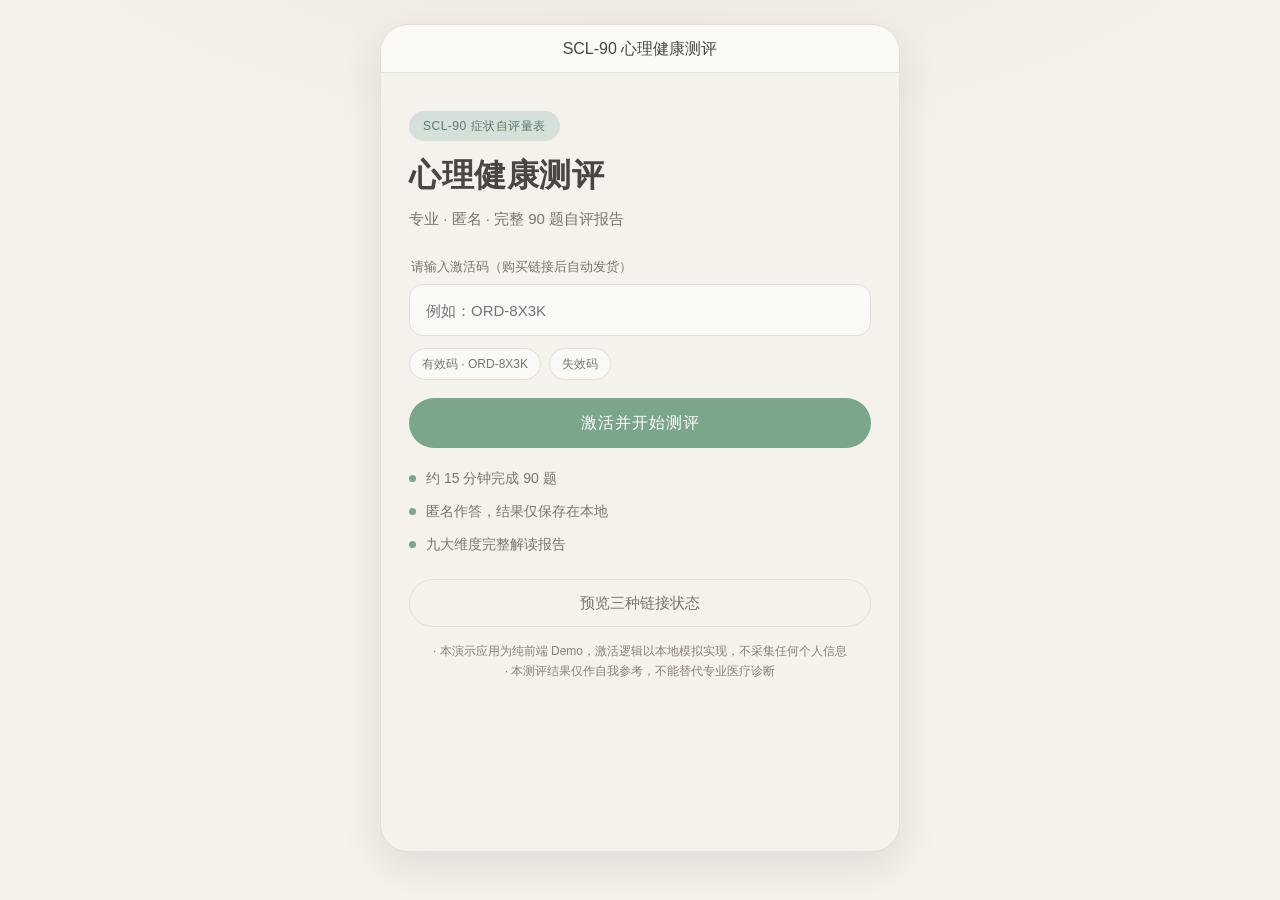
<file: index.html>
<!DOCTYPE html>
<html lang="zh-CN">
<head>
  <meta charset="UTF-8">
  <meta name="viewport" content="width=device-width, initial-scale=1.0, viewport-fit=cover">
  <meta name="theme-color" content="#F5F1EB">
  <title>SCL-90 心理健康测评</title>
  <link rel="stylesheet" href="assets/app.css">
</head>
<body data-page="activation">
  <div class="app">
    <header class="navbar">
      <h1 class="navbar__title">SCL-90 心理健康测评</h1>
    </header>
    <main class="content" style="padding-top:4px" id="activation-root"></main>
  </div>
  <script src="assets/questions.js"></script>
  <script src="assets/app.js"></script>
</body>
</html>
</file>
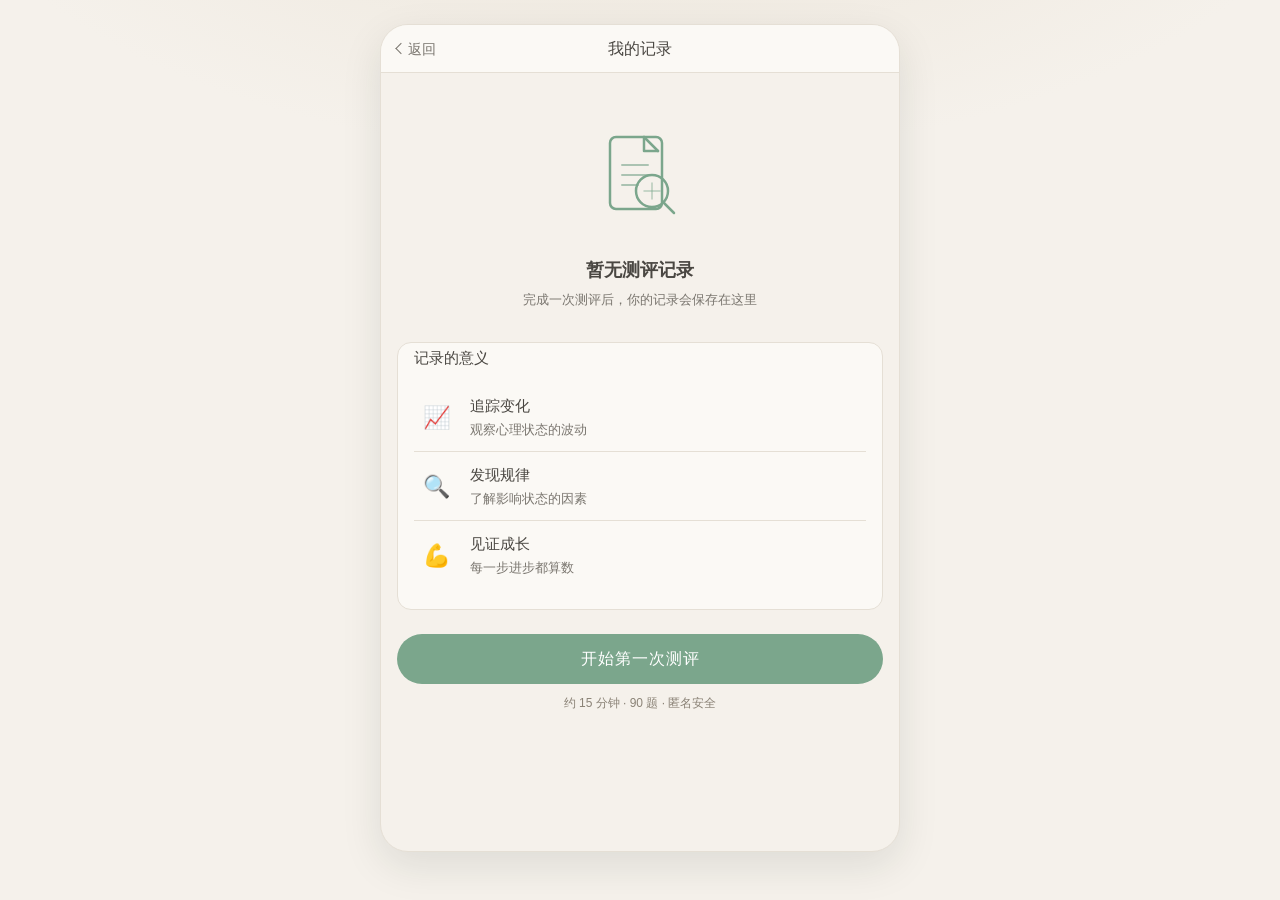
<file: history.html>
<!DOCTYPE html>
<html lang="zh-CN">
<head>
  <meta charset="UTF-8">
  <meta name="viewport" content="width=device-width, initial-scale=1.0, viewport-fit=cover">
  <meta name="theme-color" content="#F5F1EB">
  <title>我的记录</title>
  <link rel="stylesheet" href="assets/app.css">
</head>
<body data-page="history">
  <div class="app" id="history-root"></div>
  <script src="assets/questions.js"></script>
  <script src="assets/app.js"></script>
</body>
</html>
</file>
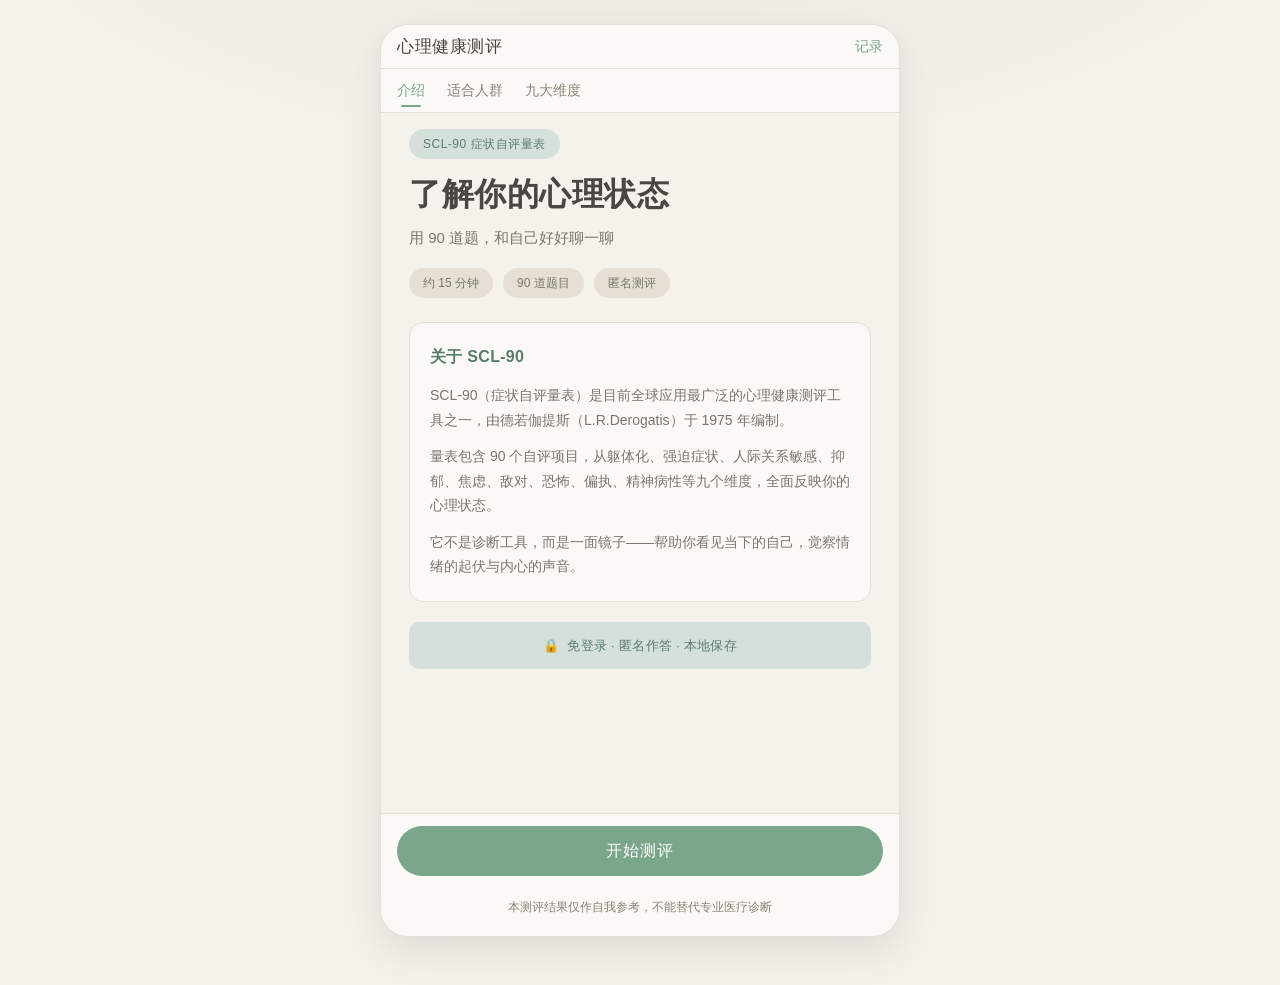
<file: home.html>
<!DOCTYPE html>
<html lang="zh-CN">
<head>
  <meta charset="UTF-8">
  <meta name="viewport" content="width=device-width, initial-scale=1.0, viewport-fit=cover">
  <meta name="theme-color" content="#F5F1EB">
  <title>心理健康测评</title>
  <link rel="stylesheet" href="assets/app.css">
</head>
<body data-page="home">
  <div class="app">
    <header class="nav-brand-bar">
      <h1 class="nb-title">心理健康测评</h1>
      <span class="nb-link" style="font-size:14px;color:var(--brand);cursor:pointer" onclick="location.href='history.html'">记录</span>
    </header>

    <nav class="tabbar" id="home-tabbar">
      <div class="tab active" data-tab="intro">介绍</div>
      <div class="tab" data-tab="who">适合人群</div>
      <div class="tab" data-tab="dims">九大维度</div>
    </nav>

    <main class="content" id="home-content"></main>

    <footer class="bottom-bar">
      <button class="btn-primary" onclick="startQuiz()">开始测评</button>
      <p class="bottom-note">本测评结果仅作自我参考，不能替代专业医疗诊断</p>
    </footer>
  </div>
  <script src="assets/questions.js"></script>
  <script src="assets/app.js"></script>
  <script>
    function startQuiz() {
      // 已有进行中的作答 → 断点续答
      const p = Store.progress.get();
      if (p && Object.keys(p.answers).length) {
        Store.set('resumeFlag', true);
        location.href = 'quiz.html';
      } else {
        location.href = 'quiz.html';
      }
    }
  </script>
</body>
</html>
</file>
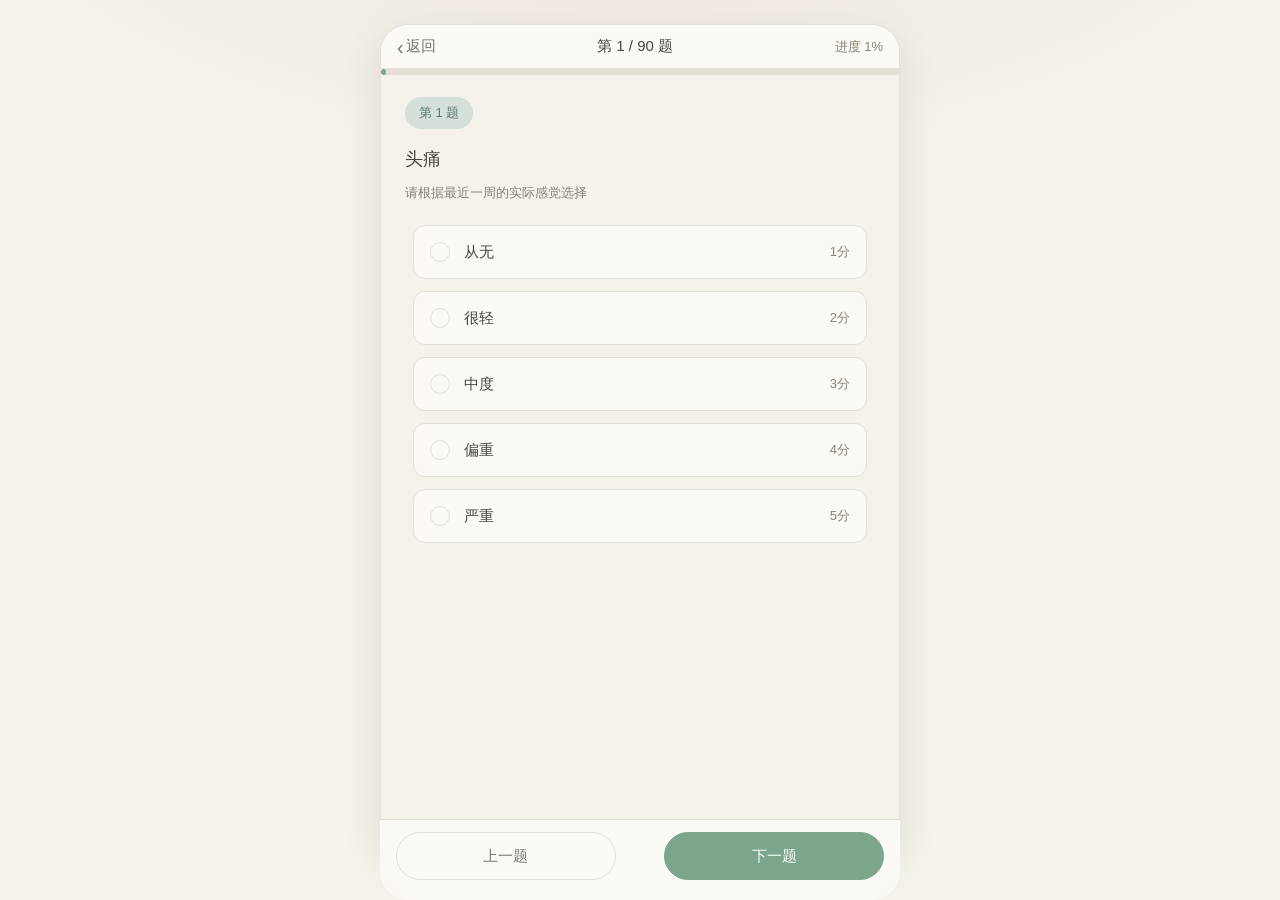
<file: quiz.html>
<!DOCTYPE html>
<html lang="zh-CN">
<head>
  <meta charset="UTF-8">
  <meta name="viewport" content="width=device-width, initial-scale=1.0, viewport-fit=cover, user-scalable=no">
  <meta name="theme-color" content="#F5F1EB">
  <meta name="apple-mobile-web-app-capable" content="yes">
  <title>SCL-90 心理健康测评</title>
  <link rel="stylesheet" href="assets/app.css">
</head>
<body data-page="quiz">
  <div class="app" id="quiz-root"></div>
  <script src="assets/questions.js"></script>
  <script src="assets/app.js"></script>
</body>
</html>
</file>
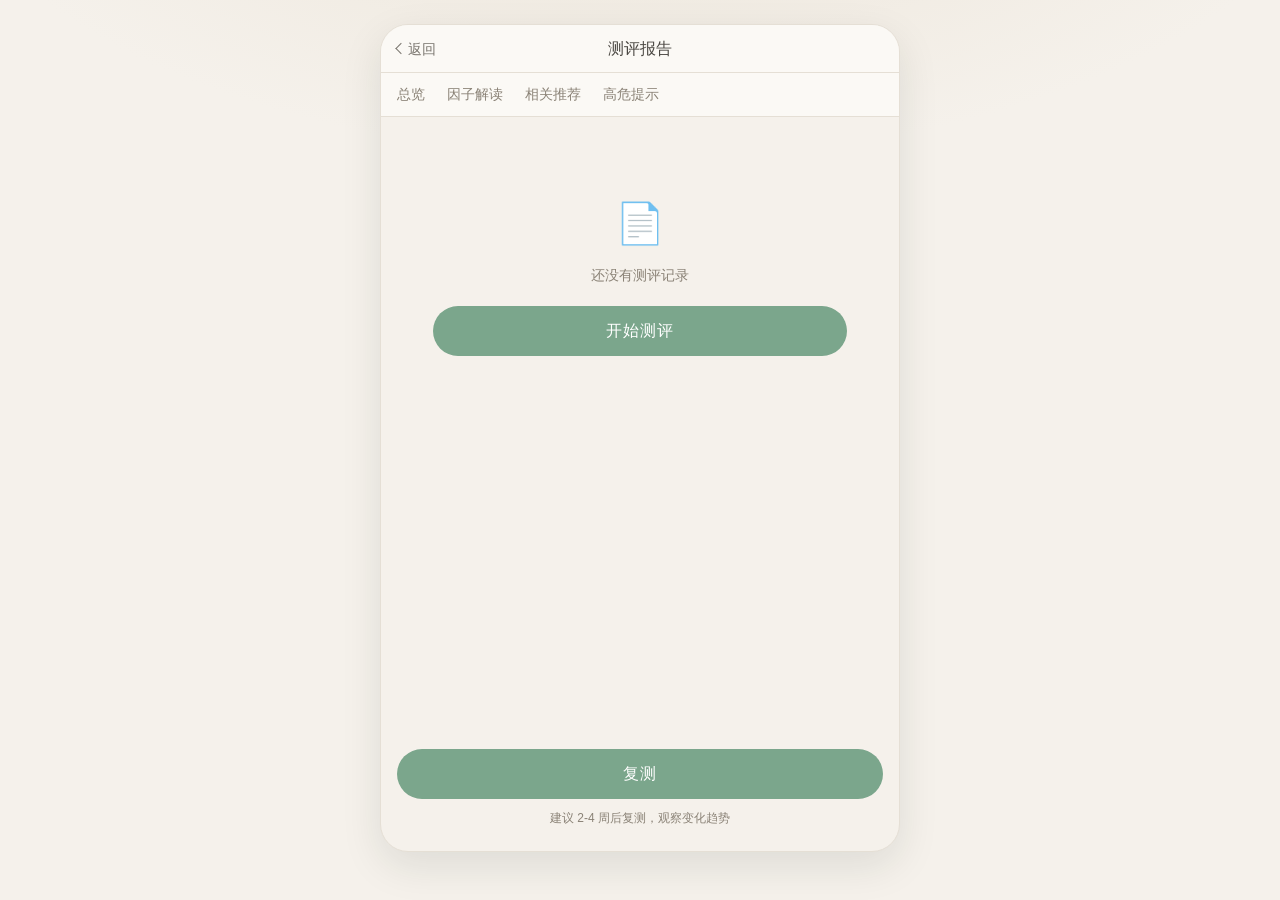
<file: report.html>
<!DOCTYPE html>
<html lang="zh-CN">
<head>
  <meta charset="UTF-8">
  <meta name="viewport" content="width=device-width, initial-scale=1.0, viewport-fit=cover">
  <meta name="theme-color" content="#F5F1EB">
  <title>测评报告</title>
  <link rel="stylesheet" href="assets/app.css">
</head>
<body data-page="report">
  <div class="app">
    <header class="navbar">
      <div class="navbar__back" onclick="backHistory()">返回</div>
      <h1 class="navbar__title">测评报告</h1>
      <span class="navbar__date" id="reportDate"></span>
    </header>

    <nav class="tabbar" id="report-tabbar">
      <div class="tab active" data-report="overview">总览</div>
      <div class="tab" data-report="interpret">因子解读</div>
      <div class="tab" data-report="feed">相关推荐</div>
      <div class="tab" data-report="severe">高危提示</div>
    </nav>

    <main class="content" id="report-root" style="padding-bottom:40px"></main>

    <footer class="bottom-action" id="report-footer">
      <button class="btn-primary" onclick="retest()">复测</button>
      <p class="retest-tip">建议 2-4 周后复测，观察变化趋势</p>
    </footer>
  </div>
  <script src="assets/questions.js"></script>
  <script src="assets/app.js"></script>
  <script>
    function backHistory() { if (document.referrer) history.back(); else location.href = 'history.html'; }
    function retest() { location.href = 'quiz.html'; }
  </script>
</body>
</html>
</file>
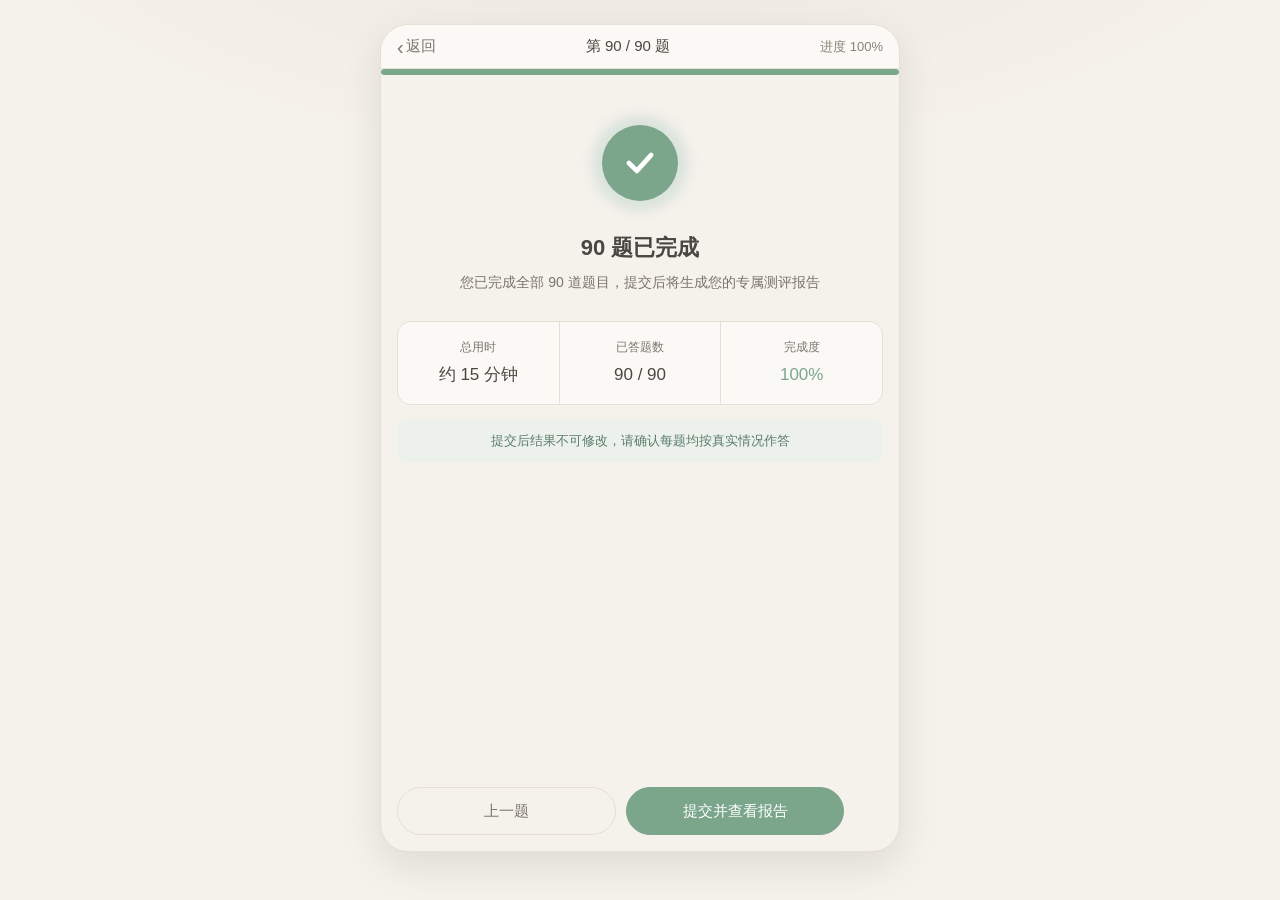
<file: submit.html>
<!DOCTYPE html>
<html lang="zh-CN">
<head>
  <meta charset="UTF-8">
  <meta name="viewport" content="width=device-width, initial-scale=1.0, viewport-fit=cover">
  <meta name="theme-color" content="#F5F1EB">
  <title>提交测评</title>
  <link rel="stylesheet" href="assets/app.css">
</head>
<body data-page="submit">
  <div class="app" id="submit-root"></div>
  <script src="assets/questions.js"></script>
  <script src="assets/app.js"></script>
</body>
</html>
</file>
<file: assets/app.css>
/* ============================================================
   SCL-90 心理健康测评 · 莫兰迪色设计系统
   ============================================================ */
:root {
  --bg: #F5F1EB;              /* 页面背景 */
  --surface: #FBF9F5;         /* 卡片/导航底色 */
  --surface-2: #EDF1EC;       /* 强调浅底 */
  --tint: #D4E0D9;            /* 品牌浅色（标签/提示条） */
  --border: #E5DFD5;          /* 描边 */
  --ink: #4A4742;             /* 主文字 */
  --ink-2: #7A766F;           /* 次级文字 */
  --ink-3: #8A8276;           /* 弱化文字/占位（≥4.5:1 对比度） */
  --brand: #7BA68C;           /* 主品牌色(青绿) */
  --brand-deep: #5A7D6B;      /* 品牌深色 */
  --brand-ink: #3f5c4e;
  --brand-soft: #D4E0D9;

  /* 动效 */
  --ease: cubic-bezier(.4, 0, .2, 1);
  --dur: .28s;

  /* 等级色 */
  --lv-normal: #8BA888;  --lv-normal-bg: #D9E4D8;
  --lv-mild: #C9A87C;    --lv-mild-bg: #EDE0CC;
  --lv-moderate: #B8826B;--lv-moderate-bg: #EAD6CC;
  --lv-severe: #A86B6B;  --lv-severe-bg: #E8D5D5;

  --shadow-pop: 0 14px 40px rgba(24, 37, 32, 0.10);
  --radius: 14px;
  --radius-lg: 16px;
  --radius-pill: 999px;
  --max-w: 520px;
  --font: -apple-system, BlinkMacSystemFont, "PingFang SC", "Helvetica Neue",
          Helvetica, "Microsoft YaHei", "Noto Sans CJK SC", sans-serif;
}

* { margin: 0; padding: 0; box-sizing: border-box; -webkit-tap-highlight-color: transparent; }

html, body {
  font-family: var(--font);
  background: var(--bg);
  color: var(--ink);
  font-size: 14px;
  line-height: 1.5;
  -webkit-font-smoothing: antialiased;
  -moz-osx-font-smoothing: grayscale;
}

body {
  min-height: 100vh;
  display: flex;
  justify-content: center;
  background:
    radial-gradient(1200px 600px at 50% -200px, #EBE4D8 0%, var(--bg) 60%) fixed;
}

/* 应用容器：手机全宽，桌面上居中收窄为一栏 */
.app {
  width: 100%;
  max-width: var(--max-w);
  min-height: 100vh;
  background: var(--bg);
  position: relative;
  display: flex;
  flex-direction: column;
}
.app > main { flex: 1; }

button { font-family: inherit; border: none; background: none; cursor: pointer; color: inherit; }
a { color: inherit; text-decoration: none; }
ul { list-style: none; }
svg { display: block; }

/* 键盘可见焦点 & 触屏去焦点环 */
:focus { outline: none; }
:focus-visible {
  outline: 2px solid var(--brand);
  outline-offset: 2px;
  border-radius: 4px;
}
.input-focus:focus-visible, .entry-field:focus-visible { outline-offset: 0; box-shadow: 0 0 0 3px rgba(123,166,140,.35); }

/* 区面板内容淡入（页签切换 / 页面载入） */
.pane-enter { animation: paneIn .34s var(--ease) both; }
@keyframes paneIn { from { opacity: 0; transform: translateY(8px); } to { opacity: 1; transform: none; } }

/* 方案：尊重系统减弱动态偏好 */
@media (prefers-reduced-motion: reduce) {
  *, *::before, *::after { animation-duration: .01ms !important; animation-iteration-count: 1 !important; transition-duration: .01ms !important; scroll-behavior: auto !important; }
}

/* ================= 顶部导航栏 ================= */
.navbar {
  position: sticky; top: 0; z-index: 100;
  height: 48px;
  background: var(--surface);
  border-bottom: 1px solid var(--border);
  display: flex; align-items: center; justify-content: center;
  padding: 0 16px;
}
.navbar__back {
  position: absolute; left: 16px; top: 50%; transform: translateY(-50%);
  display: flex; align-items: center; gap: 3px;
  font-size: 14px; color: var(--ink-2);
}
.navbar__back::before {
  content: ''; width: 7px; height: 7px;
  border-left: 1.5px solid var(--ink-2); border-bottom: 1.5px solid var(--ink-2);
  transform: rotate(45deg);
}
.navbar__title { font-size: 16px; font-weight: 500; color: var(--ink); }
.navbar__right, .navbar__date {
  position: absolute; right: 16px; top: 50%; transform: translateY(-50%);
  font-size: 12px; color: var(--ink-3);
}
.navbar__right--link { font-size: 14px; color: var(--brand); cursor: pointer; }

/* 居中标题 + 左右侧栏的通用导航（测评页） */
.nav-split {
  display: flex; align-items: center; justify-content: space-between;
  height: 44px; padding: 0 16px; background: var(--surface);
  border-bottom: 1px solid var(--border);
}
.nav-split__back { display: flex; align-items: center; gap: 2px; color: var(--ink-2); font-size: 15px; cursor: pointer; }
.nav-split__back .arw { font-size: 20px; font-weight: 300; line-height: 1; }
.nav-split__title { font-size: 15px; font-weight: 500; color: var(--ink); }
.nav-split__prog { font-size: 13px; color: var(--ink-3); }

/* ================= 页签切换栏 ================= */
.tabbar {
  display: flex; align-items: center;
  height: 44px; background: var(--surface);
  border-bottom: 1px solid var(--border);
  padding: 0 16px; gap: 22px; overflow-x: auto;
}
.tabbar::-webkit-scrollbar { display: none; }
.tab {
  position: relative; flex: 0 0 auto;
  padding: 6px 0; font-size: 14px; color: var(--ink-3);
  cursor: pointer; white-space: nowrap;
}
.tab[aria-selected="true"] { color: var(--brand); font-weight: 500; }
.tab[aria-selected="true"]::after {
  content: ''; position: absolute; bottom: 0; left: 50%; transform: translateX(-50%);
  width: 20px; height: 2.5px; border-radius: 2px; background: var(--brand);
}
.tabbar[role="tablist"] .tab:focus-visible { outline-offset: -2px; border-radius: 8px; }

/* ================= 按钮 ================= */
.btn-primary {
  width: 100%; height: 50px;
  background: var(--brand); color: #fff; border-radius: 25px;
  font-size: 16px; font-weight: 500; letter-spacing: 1px;
  transition: opacity .2s, transform .1s, background .2s;
}
.btn-primary:active { opacity: .85; transform: scale(.99); }
.btn-primary:disabled { background: var(--border); color: var(--ink-3); cursor: not-allowed; }
.btn-outline {
  width: 100%; height: 48px; border-radius: 999px;
  border: 1px solid var(--border); background: transparent; color: var(--ink-2);
  font-size: 15px; font-weight: 500;
}

/* 大字-按钮 通用文字 */
.btn { height: 48px; border-radius: 999px; font-size: 15px; font-weight: 500; transition: all .2s; font-family: inherit; }
.btn:active { transform: scale(.98); }
.btn--primary { background: var(--brand); color: #fff; border: 1px solid var(--brand); width: 45%; }
.btn--primary:active { background: var(--brand-deep); }
.btn--secondary { background: transparent; border: 1px solid var(--border); color: var(--ink-2); width: 45%; }
.btn--secondary:active { background: var(--bg); }

/* ================= 卡片 ================= */
.card {
  background: var(--surface); border: 1px solid var(--border);
  border-radius: var(--radius); padding: 18px 16px 20px; margin-bottom: 16px;
}
.card__title { font-size: 15px; font-weight: 500; color: var(--ink); margin-bottom: 14px; }

/* ================= 等级标签 ================= */
.level-tag, .severity-tag {
  display: inline-flex; align-items: center; padding: 3px 10px;
  border-radius: 999px; font-size: 12px; font-weight: 500; line-height: 1.5; white-space: nowrap;
}
.level-tag--normal, .severity-tag--normal { background: var(--lv-normal-bg); color: var(--lv-normal); }
.level-tag--mild,   .severity-tag--mild   { background: var(--lv-mild-bg);   color: var(--lv-mild); }
.level-tag--moderate,.severity-tag--moderate{ background: var(--lv-moderate-bg); color: var(--lv-moderate); }
.level-tag--severe, .severity-tag--severe { background: var(--lv-severe-bg); color: var(--lv-severe); }

/* ================= 通用布局 ================= */
.content { padding: 16px 16px calc(120px + env(safe-area-inset-bottom)); }
.footer-note { text-align: center; font-size: 11px; color: var(--ink-3); line-height: 1.6; padding: 8px 24px; }
.section-title { font-size: 20px; font-weight: 600; color: var(--ink); line-height: 1.35; }
.section-subtitle { font-size: 13px; color: var(--brand-deep); font-weight: 500; }
.section-desc { font-size: 14px; color: var(--ink-2); line-height: 1.6; margin-top: 8px; }

/* 底部操作区 */
.bottom-bar {
  position: sticky; bottom: 0; z-index: 90;
  background: var(--surface); border-top: 1px solid var(--border);
  padding: 12px 16px calc(20px + env(safe-area-inset-bottom));
  display: flex; flex-direction: column; gap: 10px;
}
.bottom-note { text-align: center; font-size: 12px; color: var(--ink-3); padding: 0 8px; }

/* ================= 首页 ================= */
.nav-brand-bar {
  display: flex; align-items: center; justify-content: space-between;
  height: 44px; padding: 0 16px; background: var(--surface);
  border-bottom: 1px solid var(--border);
}
.nav-brand-bar .nb-title { font-size: 17px; font-weight: 500; color: var(--ink); letter-spacing: .5px; }

.hero { margin-bottom: 24px; }
.hero-tag {
  display: inline-block; padding: 6px 14px; background: var(--tint);
  color: var(--brand-deep); font-size: 12px; border-radius: 20px;
  margin-bottom: 14px; letter-spacing: .5px; font-weight: 500;
}
.hero-title { font-size: 26px; font-weight: 600; color: var(--ink); line-height: 1.35; margin-bottom: 10px; letter-spacing: .5px; }
.hero-subtitle { font-size: 15px; color: var(--ink-2); margin-bottom: 18px; line-height: 1.6; }
.hero-badges { display: flex; gap: 10px; flex-wrap: wrap; }
.hero-badge { padding: 6px 14px; background: #E5DFD5; color: var(--ink-2); font-size: 12px; border-radius: 20px; }

.intro-card {
  background: var(--surface); border: 1px solid var(--border); border-radius: var(--radius);
  padding: 22px 20px; margin-bottom: 20px;
}
.intro-card-title { font-size: 16px; font-weight: 600; color: var(--brand-deep); margin-bottom: 14px; letter-spacing: .3px; }
.intro-card-text { font-size: 14px; color: var(--ink-2); line-height: 1.75; }
.intro-card-text p + p { margin-top: 12px; }

.safety-bar {
  display: flex; align-items: center; justify-content: center; gap: 8px;
  padding: 14px 16px; background: var(--tint); border-radius: 10px;
  margin-bottom: 24px; color: var(--brand-deep); font-size: 13px; font-weight: 500; letter-spacing: .3px;
}

/* 适合人群 */
.section-header { margin-bottom: 20px; }
.card-list { display: flex; flex-direction: column; gap: 12px; margin-bottom: 16px; }
.person-card {
  display: flex; align-items: center; gap: 14px;
  background: var(--surface); border: 1px solid var(--border); border-radius: var(--radius);
  padding: 16px;
}
.card-icon {
  width: 46px; height: 46px; border-radius: 12px; flex: 0 0 auto;
  display: flex; align-items: center; justify-content: center; font-size: 22px;
}
.icon-green { background: #DCE7DF; }
.icon-blue  { background: #DCE5EC; }
.icon-pink  { background: #F0DFE3; }
.icon-gold  { background: #EFE7D6; }
.card-title { font-size: 15px; font-weight: 500; color: var(--ink); }
.card-desc { font-size: 13px; color: var(--ink-2); margin-top: 3px; line-height: 1.5; }
.tip-box {
  display: flex; align-items: center; gap: 8px;
  padding: 12px 14px; background: var(--surface-2); border-radius: 10px;
  color: var(--brand-deep); font-size: 13px;
}

/* 九大维度 */
.dim-list { display: flex; flex-direction: column; gap: 10px; margin-bottom: 12px; }
.dim-item {
  background: var(--surface); border: 1px solid var(--border); border-radius: 12px;
  overflow: hidden;
}
.dim-item summary {
  display: flex; align-items: center; justify-content: space-between;
  padding: 15px 16px; cursor: pointer; list-style: none;
}
.dim-item summary::-webkit-details-marker { display: none; }
.dim-left { display: flex; align-items: center; gap: 12px; }
.dim-index { font-size: 15px; color: var(--brand-deep); font-weight: 500; }
.dim-name { font-size: 15px; color: var(--ink); }
.dim-arrow { font-size: 12px; color: var(--ink-3); transition: transform .2s; }
.dim-item[open] .dim-arrow { transform: rotate(180deg); }
.dim-detail { padding: 0 16px 15px 43px; font-size: 13px; color: var(--ink-2); line-height: 1.6; }
.extra-note { font-size: 12px; color: var(--ink-3); padding: 4px 2px; }

/* ================= 作答页 ================= */
.progress-track { width: 100%; height: 6px; background: var(--border); border-radius: 3px; overflow: hidden; }
.progress-fill { height: 100%; background: var(--brand); border-radius: 3px; transition: width .3s ease; }

.question-section { padding: 22px 24px; }
.question-tag {
  display: inline-block; padding: 6px 14px; background: var(--tint);
  color: var(--brand-deep); font-size: 13px; font-weight: 500; border-radius: 999px; margin-bottom: 16px;
}
.question-text { font-size: 18px; font-weight: 500; color: var(--ink); line-height: 1.6; margin-bottom: 10px; }
.question-hint { font-size: 13px; color: var(--ink-3); }

.options-list { padding: 0 24px 150px; display: flex; flex-direction: column; gap: 12px; }
.option-item {
  display: flex; align-items: center; height: 54px; padding: 0 16px;
  background: var(--surface); border: 1px solid var(--border); border-radius: 12px;
  cursor: pointer; user-select: none;
  transition: border-color var(--dur) var(--ease), background var(--dur) var(--ease), transform .08s ease;
}
.option-item:hover { border-color: rgba(123,166,140,.55); }
.option-item:active { transform: scale(.99); }
.option-item.selected { background: var(--surface-2); border-color: var(--brand); box-shadow: inset 0 0 0 1px var(--brand); }
.option-radio {
  width: 20px; height: 20px; border: 1.5px solid var(--border); border-radius: 50%;
  margin-right: 14px; flex-shrink: 0; display: flex; align-items: center; justify-content: center;
  transition: border-color var(--dur) var(--ease), background var(--dur) var(--ease), transform var(--dur) var(--ease);
}
.option-item.selected .option-radio { border-color: var(--brand); background: var(--brand); transform: scale(1.06); }
.option-radio-inner { width: 8px; height: 8px; border-radius: 50%; background: transparent; transform: scale(0); transition: transform var(--dur) var(--ease); }
.option-item.selected .option-radio-inner { background: #fff; transform: scale(1); }
.option-label { flex: 1; font-size: 15px; color: var(--ink); }
.option-item.selected .option-label { color: var(--brand-deep); font-weight: 500; }
.option-score { font-size: 13px; color: var(--ink-3); }
.option-item.selected .option-score { color: var(--brand); }
/* 语义化单选：真实 input 视觉隐藏但仍可聚焦 */
.option-item input.visually-hidden {
  position: absolute; width: 1px; height: 1px; margin: -1px; padding: 0;
  overflow: hidden; clip: rect(0 0 0 0); white-space: nowrap; border: 0;
}
.option-item:has(input:focus-visible) { outline: 2px solid var(--brand); outline-offset: 2px; }

/* 固定底操作栏（作答题） */
.question-action {
  position: fixed; bottom: 0; left: 50%; transform: translateX(-50%);
  width: 100%; max-width: var(--max-w);
  padding: 12px 16px calc(20px + env(safe-area-inset-bottom));
  background: var(--surface); border-top: 1px solid var(--border);
  display: flex; justify-content: space-between; align-items: center; z-index: 100;
}
@supports (padding-bottom: env(safe-area-inset-bottom)) {
  .question-action { padding-bottom: calc(20px + env(safe-area-inset-bottom)); }
  .options-list { padding-bottom: calc(150px + env(safe-area-inset-bottom)); }
}

/* 断点续答横幅 */
.resume-banner {
  display: flex; align-items: center; gap: 12px;
  background: var(--tint); border-radius: 10px; padding: 12px 14px; margin: 4px 16px 8px;
}
.resume-banner__icon {
  width: 26px; height: 26px; border-radius: 50%; background: var(--brand-deep);
  color: #fff; font-size: 14px; font-weight: 600; display: flex; align-items: center; justify-content: center; flex: 0 0 auto;
}
.resume-banner__text { font-size: 13px; font-weight: 500; color: var(--brand-ink); }
.resume-banner__sub { font-size: 12px; color: var(--brand-deep); margin-top: 2px; }

/* 提交完成 */
.completion {
  display: flex; flex-direction: column; align-items: center; text-align: center;
  padding: 40px 24px 8px;
}
.completion__iconWrap { position: relative; width: 96px; height: 96px; margin-bottom: 20px; }
.completion__glow {
  position: absolute; inset: 0; border-radius: 50%; background: var(--tint); filter: blur(6px); opacity: .8;
}
.completion__icon {
  position: absolute; inset: 10px; border-radius: 50%; background: var(--brand);
  display: flex; align-items: center; justify-content: center;
}
.completion__icon svg { width: 38px; height: 38px; stroke: #fff; stroke-width: 3; fill: none; stroke-linecap: round; stroke-linejoin: round; }
.completion__title { font-size: 22px; font-weight: 600; color: var(--ink); }
.completion__desc { font-size: 14px; color: var(--ink-2); margin-top: 8px; }
.overview-grid {
  display: flex; align-items: stretch; gap: 1px; background: var(--border);
  border: 1px solid var(--border); border-radius: 14px; overflow: hidden; margin: 20px 0 14px;
}
.overview-cell { flex: 1; background: var(--surface); padding: 16px 6px; text-align: center; }
.overview-label { font-size: 12px; color: var(--ink-2); }
.overview-value { font-size: 17px; font-weight: 500; color: var(--ink); margin-top: 6px; }
.overview-value.green { color: var(--brand); }
.tips-box {
  background: var(--surface-2); border-radius: 10px; padding: 12px 14px;
  font-size: 13px; color: var(--brand-deep); text-align: center;
}
.action-split { display: flex; gap: 10px; }
.action-split .btn { flex: 1; }

/* ================= 报告总览 ================= */
.overall-card {
  background: var(--surface-2); border-radius: var(--radius-lg); padding: 20px; margin-bottom: 16px;
}
.overall-card__header { display: flex; align-items: center; justify-content: space-between; margin-bottom: 12px; }
.overall-card__label { font-size: 15px; font-weight: 500; color: var(--brand-deep); }
.overall-card__score { font-size: 48px; font-weight: 600; color: var(--brand-deep); line-height: 1.1; letter-spacing: -.5px; margin-bottom: 4px; }
.overall-card__note { font-size: 12px; color: var(--ink-2); margin-bottom: 16px; }
.overall-card__metrics { display: flex; padding-top: 14px; border-top: 1px solid rgba(123,166,140,.25); }
.metric { flex: 1; text-align: center; }
.metric__value { font-size: 18px; font-weight: 500; color: var(--brand-deep); line-height: 1.2; margin-bottom: 4px; }
.metric__label { font-size: 12px; color: var(--ink-2); }

.radar-wrap { display: flex; flex-direction: column; align-items: center; gap: 12px; }
.radar-wrap svg { width: 100%; max-width: 300px; height: auto; }
.radar-legend { display: flex; justify-content: center; gap: 14px; flex-wrap: wrap; font-size: 12px; color: var(--ink-2); }
.radar-legend i { display: inline-block; width: 10px; height: 10px; border-radius: 3px; margin-right: 4px; vertical-align: -1px; }

.factor-list { display: flex; flex-direction: column; gap: 14px; }
.factor-item { display: flex; align-items: center; gap: 10px; }
.factor-item__name { width: 72px; font-size: 13px; color: var(--ink); flex-shrink: 0; }
.factor-item__bar-wrap { flex: 1; height: 7px; background: var(--border); border-radius: 999px; overflow: hidden; }
.factor-item__bar { height: 100%; border-radius: 999px; }
.factor-item__right { display: flex; align-items: center; gap: 8px; flex-shrink: 0; min-width: 78px; justify-content: flex-end; }
.factor-item__score { font-size: 13px; font-weight: 500; color: var(--ink); }
.factor-item__tag { font-size: 10px; padding: 2px 8px; border-radius: 999px; font-weight: 500; line-height: 1.5; }

/* 因子进度条颜色（按等级） */
.bar--normal { background: var(--lv-normal); }  .tag--normal { background: var(--lv-normal-bg); color: var(--lv-normal); }
.bar--mild { background: var(--lv-mild); }      .tag--mild { background: var(--lv-mild-bg); color: var(--lv-mild); }
.bar--moderate { background: var(--lv-moderate); } .tag--moderate { background: var(--lv-moderate-bg); color: var(--lv-moderate); }
.bar--severe { background: var(--lv-severe); }  .tag--severe { background: var(--lv-severe-bg); color: var(--lv-severe); }

/* ================= 因子解读 ================= */
.interpret-tip {
  margin: 12px 16px 14px; padding: 10px 14px;
  background: var(--surface); border: 1px dashed var(--border); border-radius: 10px;
  font-size: 13px; color: var(--ink-2);
}
.factor-card {
  background: var(--surface); border: 1px solid var(--border);
  border-radius: var(--radius); padding: 16px 16px 14px; margin: 0 16px 12px;
}
.factor-card__header { display: flex; align-items: center; justify-content: space-between; }
.factor-name { font-size: 15px; font-weight: 500; color: var(--ink); }
.score-row { display: flex; align-items: center; gap: 12px; margin-top: 12px; }
.score-detail { font-size: 13px; color: var(--ink-2); flex-shrink: 0; }
.score-average { font-size: 20px; font-weight: 600; color: var(--ink); margin-left: auto; flex-shrink: 0; }
.score-average .unit { font-size: 12px; color: var(--ink-3); font-weight: 400; }
.score-row .bar { flex: 1; }
.bar { height: 7px; background: var(--border); border-radius: 999px; overflow: hidden; }
.expand-content { margin-top: 14px; border-top: 1px solid var(--border); padding-top: 12px; }
.factor-card.collapsed .expand-content { display: none; }
.expand-title { font-size: 14px; font-weight: 600; color: var(--brand-ink); margin: 12px 0 6px; }
.expand-title:first-child { margin-top: 0; }
.expand-text { font-size: 14px; color: var(--ink-2); line-height: 1.7; }
.suggestion-list { display: flex; flex-direction: column; gap: 8px; }
.suggestion-list li { position: relative; padding-left: 16px; font-size: 14px; color: var(--ink-2); line-height: 1.6; }
.suggestion-list li::before { content: '·'; position: absolute; left: 4px; color: var(--brand); font-weight: 700; }

/* ================= 相关推荐 ================= */
.rec-intro__title {
  display: flex; align-items: center; gap: 8px;
  font-size: 16px; font-weight: 600; color: var(--ink); margin-bottom: 6px;
}
.rec-intro__title svg { width: 18px; height: 18px; flex: 0 0 auto; }
.rec-intro__desc { font-size: 13px; color: var(--ink-2); line-height: 1.6; }
.rec-intro__highlight { color: var(--brand-deep); font-weight: 600; }
.rec-intro { margin-bottom: 16px; }
.rec-list { display: flex; flex-direction: column; gap: 12px; }
.rec-card {
  background: var(--surface); border: 1px solid var(--border); border-radius: var(--radius);
  padding: 16px; cursor: pointer; transition: transform .15s;
}
.rec-card:active { transform: scale(.99); }
.rec-card__tag { display: inline-block; font-size: 12px; font-weight: 500; padding: 3px 10px; border-radius: 999px; margin-bottom: 10px; }
.rec-card__tag--green  { background: #DCE7DF; color: #4f7a5c; }
.rec-card__tag--blue   { background: #DCE5EC; color: #446a8c; }
.rec-card__tag--purple { background: #E4E0EE; color: #6a5a8f; }
.rec-card__tag--gold   { background: #EFE7D6; color: #937a41; }
.rec-card__title { font-size: 15px; font-weight: 600; color: var(--ink); }
.rec-card__desc { font-size: 13px; color: var(--ink-2); margin-top: 6px; line-height: 1.6; }
.rec-card__footer { display: flex; align-items: center; justify-content: space-between; margin-top: 14px; }
.rec-card__meta { display: flex; align-items: center; gap: 6px; font-size: 12px; color: var(--ink-3); }
.rec-card__meta svg { width: 14px; height: 14px; }
.rec-card__arrow { font-size: 18px; color: var(--ink-3); }
.disclaimer { margin-top: 16px; }
.disclaimer__text { font-size: 12px; color: var(--ink-3); line-height: 1.6; text-align: center; padding: 0 8px; }
.bottom-action { padding: 4px 16px calc(24px + env(safe-area-inset-bottom)); }
.retest-tip { text-align: center; font-size: 12px; color: var(--ink-3); margin-top: 10px; }

/* ================= 高危提示 ================= */
.warning-banner {
  background: var(--lv-severe-bg); border-radius: var(--radius-lg);
  padding: 26px 20px; text-align: center; margin-bottom: 16px;
}
.warning-banner__icon { width: 52px; height: 52px; margin: 0 auto 16px; }
.warning-banner__title { font-size: 18px; font-weight: 600; color: var(--lv-severe); }
.warning-banner__desc { font-size: 13px; color: var(--lv-severe); margin-top: 8px; line-height: 1.6; }
.warning-banner__support { font-size: 13px; color: var(--lv-severe); margin-top: 10px; font-weight: 500; }
.trigger-list { display: flex; flex-direction: column; gap: 8px; }
.trigger-tag {
  display: inline-block; padding: 6px 12px; background: var(--lv-severe-bg);
  color: var(--lv-severe); border-radius: 999px; font-size: 12px; font-weight: 500;
}
.card--emergency { border-color: var(--lv-severe); }
.emergency-list { display: flex; flex-direction: column; }
.emergency-item { display: flex; align-items: center; justify-content: space-between; padding: 13px 2px; border-bottom: 1px solid var(--border); }
.emergency-item:last-child { border-bottom: none; }
.emergency-item__label { font-size: 14px; color: var(--ink); }
.emergency-item__number { display: flex; align-items: center; gap: 6px; font-size: 16px; font-weight: 600; color: var(--lv-severe); }
.emergency-item__number svg, .emergency-item__icon svg { width: 16px; height: 16px; }
.emergency-footer { font-size: 12px; color: var(--ink-3); margin-top: 12px; }
.action-list { display: flex; flex-direction: column; gap: 14px; }
.action-item { display: flex; align-items: center; gap: 12px; }
.action-item__icon { width: 34px; height: 34px; border-radius: 10px; background: var(--lv-severe-bg); display: flex; align-items: center; justify-content: center; flex: 0 0 auto; }
.action-item__icon svg { width: 18px; height: 18px; }
.action-item__text { font-size: 14px; color: var(--ink); }
.confirm-btn { width: 100%; height: 50px; background: var(--lv-severe); color: #fff; border-radius: 25px; font-size: 15px; font-weight: 500; margin-top: 8px; }
.bottom-support { text-align: center; font-size: 13px; color: var(--lv-severe); margin: 18px 0 12px; }
.bottom-support .heart { color: var(--lv-severe); }

/* ================= 历史记录 ================= */
.stats-card {
  background: var(--surface-2); border-radius: var(--radius); padding: 18px 10px;
  display: flex; align-items: center; justify-content: space-around; margin-bottom: 20px;
}
.stats-item { text-align: center; }
.stats-value { font-size: 17px; font-weight: 600; color: var(--ink); }
.stats-value--count { color: var(--brand-deep); }
.stats-value--trend { color: var(--brand); }
.stats-value--focus { color: var(--lv-mild); }
.stats-label { font-size: 12px; color: var(--ink-2); margin-top: 4px; display: block; }
.stats-divider { width: 1px; height: 34px; background: rgba(123,166,140,.25); }
.section-header-row { display: flex; align-items: baseline; justify-content: space-between; margin: 6px 2px 12px; }
.section-header-row h2 { font-size: 16px; font-weight: 600; color: var(--ink); }
.section-header-row span { font-size: 12px; color: var(--ink-3); }
.record-list { display: flex; flex-direction: column; gap: 12px; margin-bottom: 20px; }
.record-card { background: var(--surface); border: 1px solid var(--border); border-radius: var(--radius); padding: 16px; cursor: pointer; }
.record-top { display: flex; align-items: center; justify-content: space-between; }
.record-date-wrap { display: flex; align-items: center; gap: 8px; }
.record-date { font-size: 14px; font-weight: 500; color: var(--ink); }
.record-weekday { font-size: 12px; color: var(--ink-3); }
.record-score-row { display: flex; align-items: baseline; gap: 6px; margin: 12px 0; }
.record-score { font-size: 30px; font-weight: 600; color: var(--brand-deep); line-height: 1; }
.record-score-label { font-size: 12px; color: var(--ink-2); }
.record-dims { display: flex; flex-direction: column; gap: 9px; margin-bottom: 12px; }
.dim-row { display: flex; align-items: center; gap: 8px; }
.dim-name { width: 40px; font-size: 12px; color: var(--ink-2); flex-shrink: 0; }
.dim-bar-track { flex: 1; height: 6px; background: var(--border); border-radius: 999px; overflow: hidden; }
.dim-bar-fill { height: 100%; background: var(--brand); border-radius: 999px; }
.dim-bar-fill--anxiety { background: var(--lv-moderate); }
.dim-bar-fill--depression { background: var(--lv-severe); }
.dim-value { width: 30px; text-align: right; font-size: 12px; color: var(--ink-2); }
.record-footer { border-top: 1px solid var(--border); padding-top: 10px; }
.view-report { font-size: 13px; color: var(--brand-deep); }
.action-area { display: flex; gap: 10px; }
.action-area .btn { flex: 1; display: flex; align-items: center; justify-content: center; }
.bottom-note { text-align: center; font-size: 12px; color: var(--ink-3); margin-top: 12px; }

/* 空态 */
.empty-state { display: flex; flex-direction: column; align-items: center; text-align: center; padding: 46px 16px 24px; }
.empty-state__illustration { width: 120px; height: 120px; margin-bottom: 18px; }
.empty-state__title { font-size: 18px; font-weight: 600; color: var(--ink); }
.empty-state__subtitle { font-size: 13px; color: var(--ink-2); margin-top: 6px; }
.meaning-card { margin: 8px 0 24px; }
.meaning-list { display: flex; flex-direction: column; }
.meaning-item { display: flex; align-items: center; gap: 14px; padding: 12px 2px; border-bottom: 1px solid var(--border); }
.meaning-item:last-child { border-bottom: none; }
.meaning-item__icon { font-size: 22px; width: 40px; text-align: center; }
.meaning-item__title { font-size: 15px; font-weight: 500; color: var(--ink); }
.meaning-item__desc { font-size: 13px; color: var(--ink-2); margin-top: 2px; }
.cta-hint { text-align: center; font-size: 12px; color: var(--ink-3); margin-top: 10px; }
.privacy-footer {
  border-top: 1px solid var(--border); padding: 16px;
  font-size: 12px; color: var(--ink-3); text-align: center;
  background: var(--surface);
  margin-top: auto;
}

/* ================= 激活页 ================= */
.brand-section { margin: 34px 0 26px; }
.brand-tag { display: inline-block; padding: 6px 14px; background: var(--tint); color: var(--brand-deep); font-size: 12px; border-radius: 20px; margin-bottom: 14px; letter-spacing: .5px; font-weight: 500; }
.brand-title { font-size: 26px; font-weight: 600; color: var(--ink); line-height: 1.3; letter-spacing: .5px; }
.brand-subtitle { font-size: 15px; color: var(--ink-2); margin-top: 10px; line-height: 1.6; }

.activation-card { background: var(--surface); border: 1px solid var(--border); border-radius: var(--radius); padding: 20px; margin-bottom: 20px; }
.activation-header { display: flex; align-items: center; gap: 10px; margin-bottom: 16px; }
.check-icon { width: 40px; height: 40px; border-radius: 50%; background: var(--tint); display: flex; align-items: center; justify-content: center; }
.check-icon svg { width: 22px; height: 22px; stroke: var(--brand-deep); stroke-width: 3; fill: none; stroke-linecap: round; stroke-linejoin: round; }
.activation-title { font-size: 16px; font-weight: 600; color: var(--ink); }
.activation-info { border-top: 1px solid var(--border); }
.info-row { display: flex; justify-content: space-between; padding: 12px 0; }
.info-label { font-size: 14px; color: var(--ink-2); }
.info-value { font-size: 14px; color: var(--ink); font-weight: 500; }
.info-value.validity { color: var(--brand-deep); }
.activation-note { font-size: 12px; color: var(--ink-3); margin-top: 4px; }
.instructions { display: flex; flex-direction: column; gap: 12px; margin-bottom: 24px; }
.instruction-item { display: flex; align-items: center; gap: 10px; font-size: 14px; color: var(--ink-2); }
.instruction-dot { width: 7px; height: 7px; border-radius: 50%; background: var(--brand); flex: 0 0 auto; }
.risk-notice { text-align: center; font-size: 12px; color: var(--ink-3); margin-top: 16px; }

/* 失效 */
.status-card { background: var(--surface); border: 1px solid var(--border); border-radius: var(--radius); padding: 20px; margin-bottom: 20px; text-align: center; }
.status-header { display: flex; flex-direction: column; align-items: center; gap: 12px; margin-bottom: 16px; }
.status-icon { width: 52px; height: 52px; border-radius: 50%; background: var(--lv-severe-bg); display: flex; align-items: center; justify-content: center; }
.status-icon svg { width: 26px; height: 26px; }
.status-text { font-size: 16px; font-weight: 600; color: var(--lv-severe); }
.status-reason { font-size: 14px; color: var(--ink-2); line-height: 1.6; }
.order-number { font-size: 13px; color: var(--ink-3); margin-top: 10px; }
.guide-section { text-align: center; margin: 8px 0 20px; }
.guide-text { font-size: 14px; color: var(--ink-2); margin-bottom: 14px; }
.btn-disabled { width: 100%; height: 50px; border-radius: 25px; background: var(--border); color: var(--ink-3); font-size: 16px; cursor: not-allowed; }
.footer-tip { text-align: center; font-size: 12px; color: var(--ink-3); margin-top: 18px; }

/* 欢迎回来（重复激活） */
.status-icon-circle { width: 52px; height: 52px; border-radius: 50%; background: var(--tint); display: flex; align-items: center; justify-content: center; }
.status-icon-circle svg { width: 26px; height: 26px; color: var(--brand-deep); }
.status-info { border-top: 1px solid var(--border); margin-top: 4px; }
.status-row { display: flex; justify-content: space-between; padding: 12px 0; }
.status-label { font-size: 14px; color: var(--ink-2); }
.status-value { font-size: 14px; color: var(--ink); font-weight: 500; }
.status-value.validity { color: var(--brand-deep); }
.status-tip { font-size: 12px; color: var(--ink-3); margin-top: 4px; text-align: center; }
.history-section { background: var(--surface); border: 1px solid var(--border); border-radius: var(--radius); padding: 16px; margin-bottom: 20px; }
.history-title { font-size: 15px; font-weight: 500; color: var(--ink); margin-bottom: 12px; }
.history-item { display: flex; align-items: center; justify-content: space-between; cursor: pointer; }
.history-left { display: flex; align-items: center; gap: 10px; }
.history-date { font-size: 13px; color: var(--ink); }
.history-score { font-size: 13px; color: var(--ink); }
.history-score strong { color: var(--brand-deep); }
.history-tag { font-size: 11px; padding: 2px 8px; border-radius: 999px; font-weight: 500; }
.history-tag.mild { background: var(--lv-mild-bg); color: var(--lv-mild); }
.history-tag.normal { background: var(--lv-normal-bg); color: var(--lv-normal); }
.history-tag.moderate { background: var(--lv-moderate-bg); color: var(--lv-moderate); }
.history-tag.severe { background: var(--lv-severe-bg); color: var(--lv-severe); }
.history-right { display: flex; align-items: center; gap: 4px; color: var(--brand-deep); font-size: 13px; }
.history-arrow { font-size: 16px; }
.secondary-link { display: block; text-align: center; color: var(--brand-deep); font-size: 14px; margin-top: 14px; }

/* ================= 激活入口（输入激活码） ================= */
.entry-form { margin-bottom: 20px; }
.entry-field {
  width: 100%; height: 52px; padding: 0 16px;
  border: 1.5px solid var(--border); border-radius: 14px;
  background: var(--surface); font-size: 15px; color: var(--ink);
  font-family: inherit; transition: border-color .2s;
}
.entry-field:focus { outline: none; border-color: var(--brand); }
.entry-label { font-size: 13px; color: var(--ink-2); margin: 0 2px 8px; display: block; }
.demo-chip-row { display: flex; flex-wrap: wrap; gap: 8px; margin: 12px 0 4px; }
.demo-chip {
  padding: 6px 12px; background: var(--surface); border: 1px solid var(--border);
  border-radius: 999px; font-size: 12px; color: var(--ink-2); cursor: pointer;
}
.demo-chip:active { border-color: var(--brand); color: var(--brand-deep); }
.entry-note { font-size: 12px; color: var(--ink-3); text-align: center; margin-top: 14px; line-height: 1.7; }

/* ================= 弹窗（高危机确认 / 通用） ================= */
.modal-mask {
  position: fixed; inset: 0; z-index: 1000;
  background: rgba(40,36,31,.5); backdrop-filter: blur(2px);
  display: flex; align-items: center; justify-content: center; padding: 24px;
  animation: fadeIn .2s var(--ease) both;
}
@keyframes fadeIn { from { opacity: 0; } to { opacity: 1; } }
.modal {
  width: 100%; max-width: 400px; background: var(--bg);
  border-radius: 18px; padding: 26px 20px; text-align: center;
  box-shadow: var(--shadow-pop);
  animation: popIn .26s var(--ease) both;
}
@keyframes popIn { from { opacity: 0; transform: translateY(12px) scale(.97); } to { opacity: 1; transform: none; } }
.modal__icon { width: 56px; height: 56px; margin: 0 auto 14px; }
.modal__title { font-size: 17px; font-weight: 600; color: var(--ink); }
.modal__text { font-size: 14px; color: var(--ink-2); line-height: 1.7; margin-top: 10px; }
.modal__btn { margin-top: 20px; }

/* 内置确认弹窗（替代 confirm） */
.confirm-modal { max-width: 340px; padding: 24px 18px; }
.confirm-modal__title { font-size: 16px; font-weight: 600; color: var(--ink); line-height: 1.5; }
.confirm-modal__text { font-size: 13px; color: var(--ink-2); line-height: 1.7; margin-top: 10px; }
.confirm-modal__actions { display: flex; gap: 10px; margin-top: 22px; }
.confirm-modal__actions .btn { flex: 1; }
.btn--danger { background: var(--lv-severe); color: #fff; border: 1px solid var(--lv-severe); outline-offset: 2px; }
.btn--danger:active { background: #965e5e; }

/* 轻提示 Toast */
.toast {
  position: fixed; left: 50%; bottom: calc(88px + env(safe-area-inset-bottom));
  transform: translateX(-50%) translateY(16px);
  z-index: 1200; max-width: min(88vw, 420px);
  background: rgba(60,56,50,.96); color: #fff;
  font-size: 13px; line-height: 1.5; padding: 11px 18px; border-radius: 12px;
  opacity: 0; pointer-events: none; text-align: center;
  box-shadow: 0 8px 24px rgba(24,37,32,.18);
  transition: opacity .25s var(--ease), transform .25s var(--ease);
}
.toast.show { opacity: 1; transform: translateX(-50%) translateY(0); }
.toast--brand { background: var(--brand-deep); }

/* ================= 负载保护 / 未激活拦截 ================= */
.empty-block { display: none; }

/* ================= 响应式（多端适配） ================= */
@media (min-width: 560px) {
  .app {
    margin: 24px 0 48px;
    border: 1px solid var(--border);
    border-radius: 28px;
    min-height: calc(100vh - 72px);
    box-shadow: var(--shadow-pop);
    overflow: hidden;
  }
  body { padding: 0 max(env(safe-area-inset-left), env(safe-area-inset-right)); }
  .question-action { border-radius: 0 0 28px 28px; }
}
@media (min-width: 560px) and (max-width: 640px) {
  .app { max-width: calc(100vw - 40px); }
}
/* 中宽屏：放宽内容呼吸、放大主标题，保持设计意图一致 */
@media (min-width: 768px) {
  .content { padding-left: 28px; padding-right: 28px; }
  .hero-title, .brand-title { font-size: clamp(26px, 2.2vw + 12px, 32px); }
  .options-list { padding-left: 32px; padding-right: 32px; }
}
</file>
